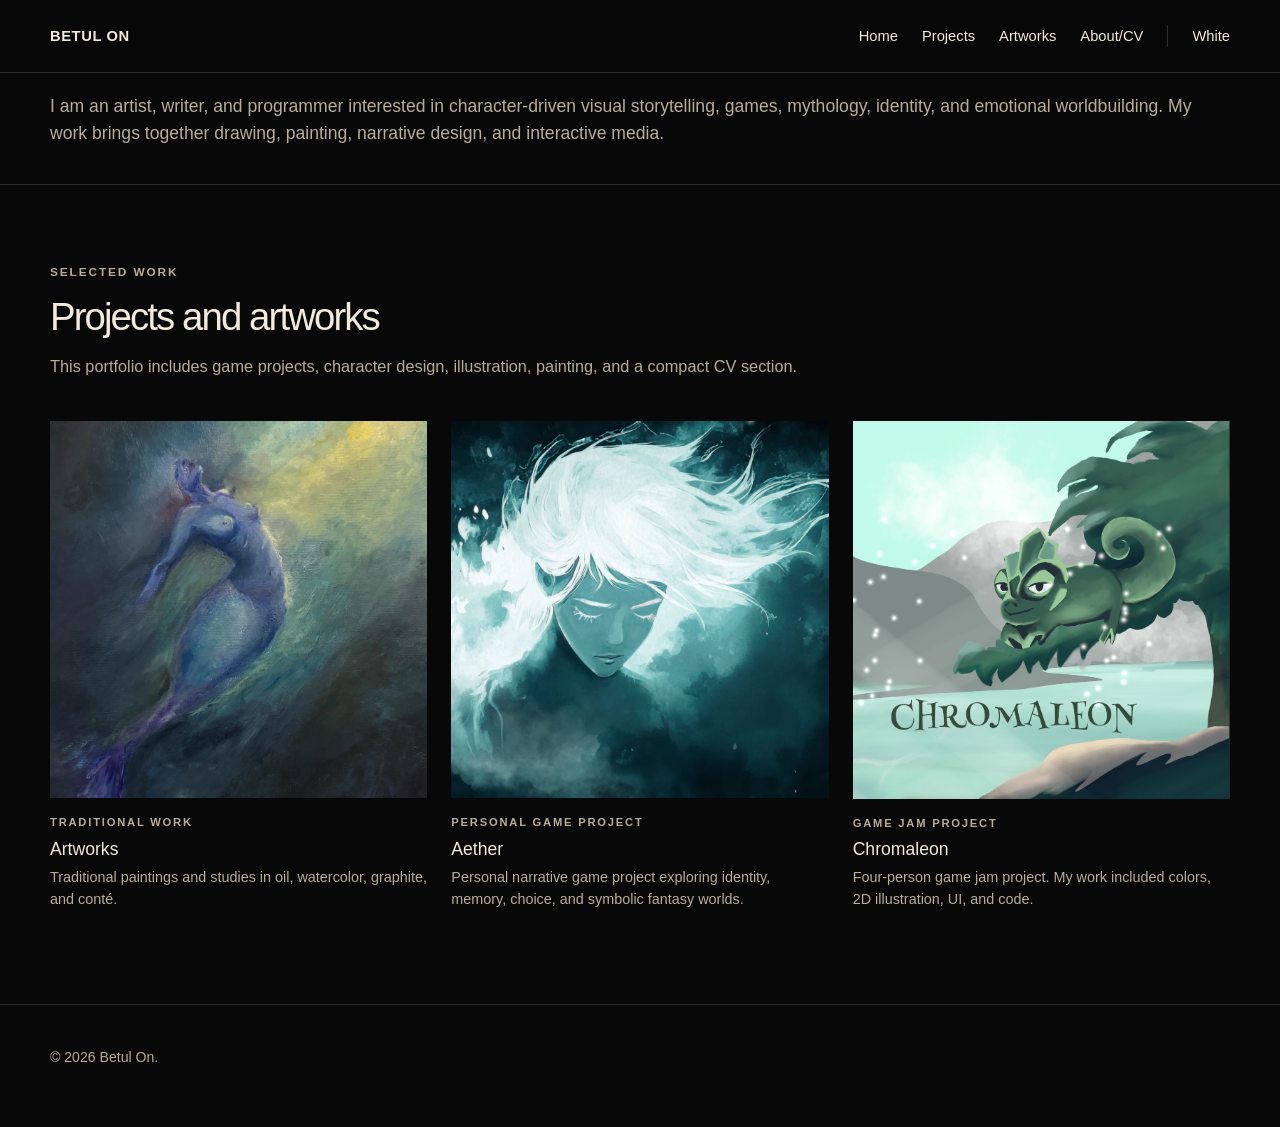
<file: index.html>
<!DOCTYPE html>
<html lang="en">
<head>
  <meta charset="UTF-8" />
  <meta name="viewport" content="width=device-width, initial-scale=1.0" />

  <title>Betul On</title>
  <meta name="description" content="Portfolio." />

  <link rel="stylesheet" href="assets/css/style.css" />
</head>

<body>
  <header class="site-header">
  <div class="container nav">
    <a href="index.html" class="logo">Betul On</a>

    <nav class="nav-links" aria-label="Main navigation">
      <a class="nav-link" href="index.html">Home</a>

      <div class="nav-item">
        <a class="nav-link" href="aether.html">Projects</a>
        <div class="dropdown-menu" aria-label="Project submenu">
          <a href="aether.html">Aether</a>
          <a href="chromaleon.html">Chromaleon</a>
        </div>
      </div>

      <a class="nav-link" href="artworks.html">Artworks</a>
      <a class="nav-link" href="about.html">About/CV</a>

      <button class="theme-toggle" type="button" data-theme-toggle>Black</button>
    </nav>
  </div>
</header>

  <main>
    <section class="hero">
      <div class="container hero-grid">
        <div>
          <!-- <div class="eyebrow">Graduate Application Portfolio</div> -->
          <!-- <h1>Betul On</h1> -->

          <p class="intro">
            I am an artist, writer, and programmer interested in character-driven visual storytelling, games, mythology, identity, and emotional worldbuilding. My work brings together drawing, painting, narrative design, and interactive media.
          </p>
        </div>
      </div>
    </section>

    <section class="page-section">
      <div class="container">
        <div class="section-heading">
          <div class="eyebrow">Selected Work</div>
          <h2>Projects and artworks</h2>
          <p>
            This portfolio includes game projects, character design, illustration, painting, and a compact CV section.
          </p>
        </div>

        <div class="gallery-grid">
          <a class="art-card" href="artworks.html">
            <div class="art-frame">
              <img class="preview-image" src="assets/images/paintings/web/preview.jpg" alt="Detail of the oil painting The Sacrificial Self" />
            </div>
            <div class="art-info">
              <div class="art-kicker">Traditional Work</div>
              <h3>Artworks <span class="art-arrow" aria-hidden="true">→</span></h3>
              <p>Traditional paintings and studies in oil, watercolor, graphite, and conté.</p>
            </div>
          </a>

          <a class="art-card" href="aether.html">
            <div class="art-frame">
              <img class="preview-image" src="assets/images/aether/preview.png" alt="Aether preview" />
            </div>
            <div class="art-info">
              <div class="art-kicker">Personal Game Project</div>
              <h3>Aether <span class="art-arrow" aria-hidden="true">→</span></h3>
              <p>Personal narrative game project exploring identity, memory, choice, and symbolic fantasy worlds.</p>
            </div>
          </a>

          <a class="art-card" href="chromaleon.html">
            <div class="art-frame">
              <img class="preview-image" src="assets/images/chromaleon/preview.png" alt="Chromaleon preview" />
            </div>
            <div class="art-info">
              <div class="art-kicker">Game Jam Project</div>
              <h3>Chromaleon <span class="art-arrow" aria-hidden="true">→</span></h3>
              <p>Four-person game jam project. My work included colors, 2D illustration, UI, and code.</p>
            </div>
          </a>
        </div>
      </div>
    </section>

  </main>

  <footer class="site-footer">
  <div class="container">
    <p>© 2026 Betul On.</p>
  </div>
</footer>
  <script src="assets/js/theme.js" defer></script>
</body>
</html>
</file>
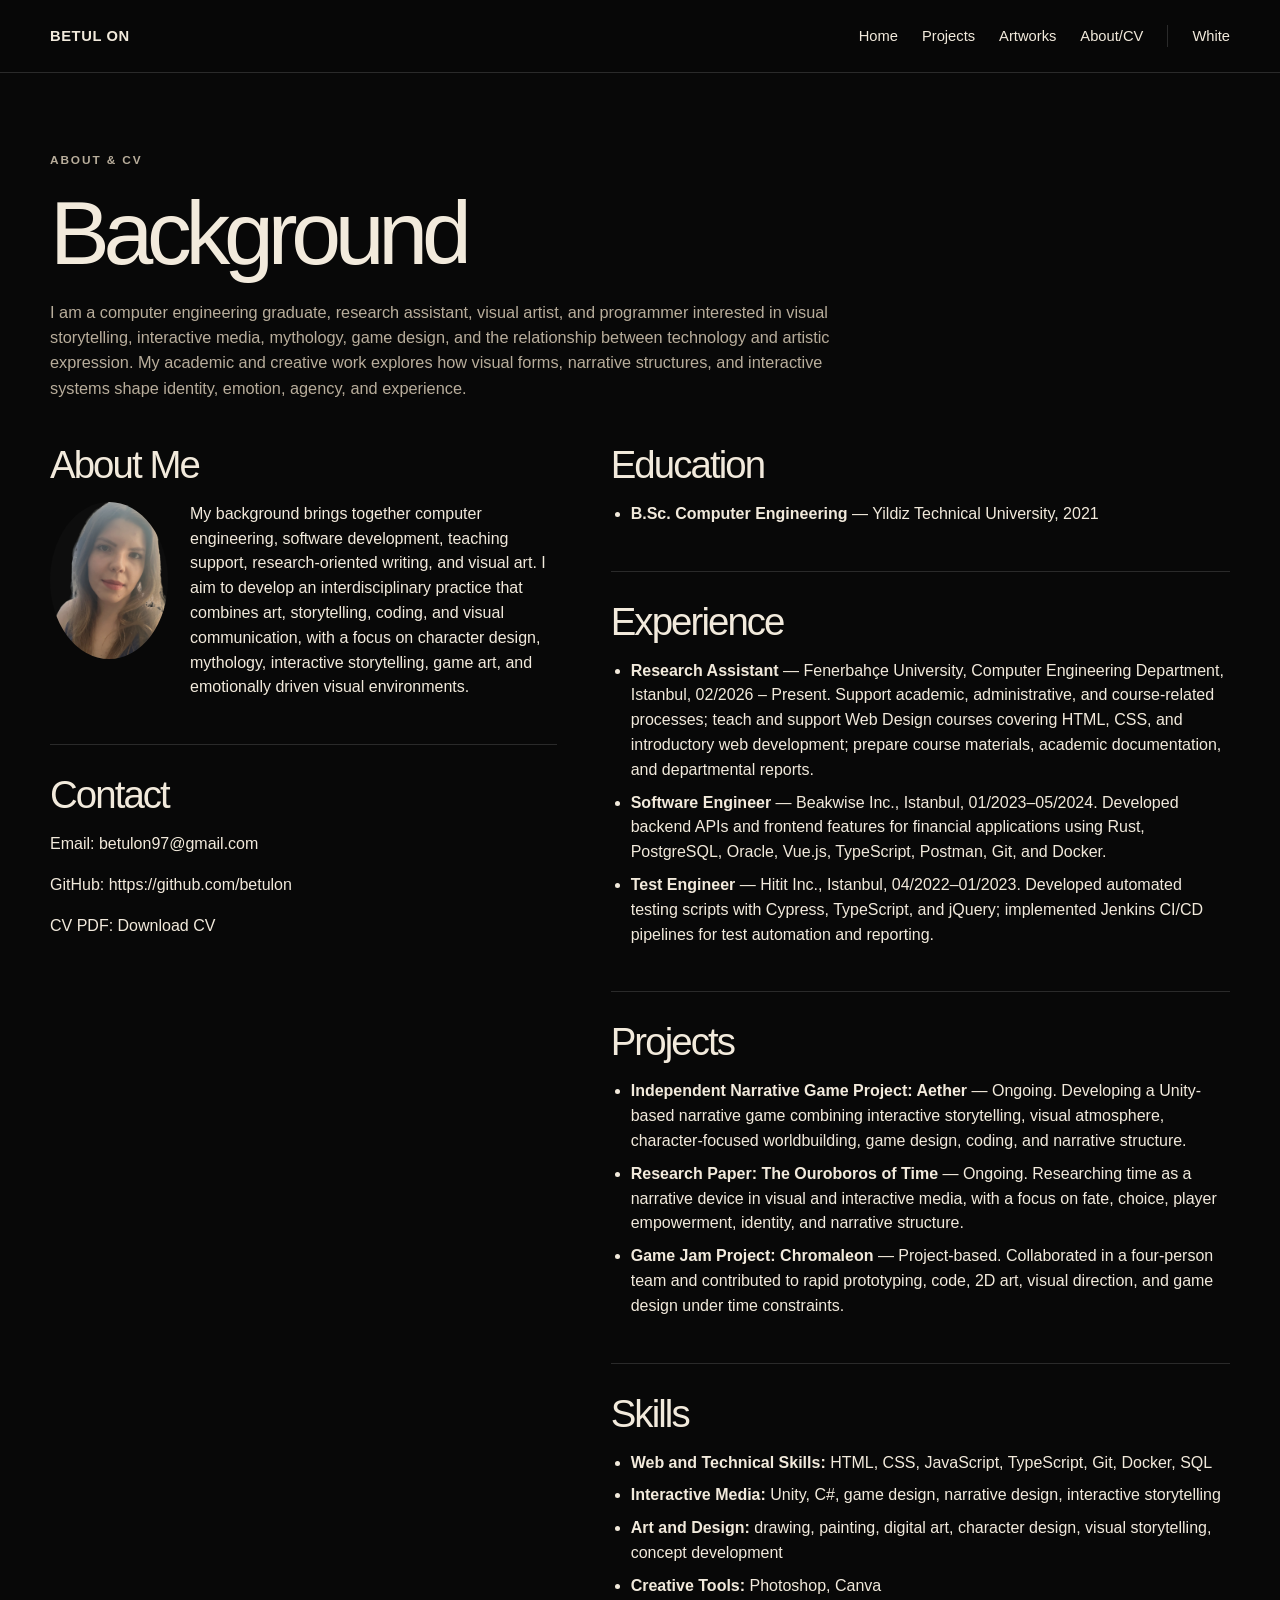
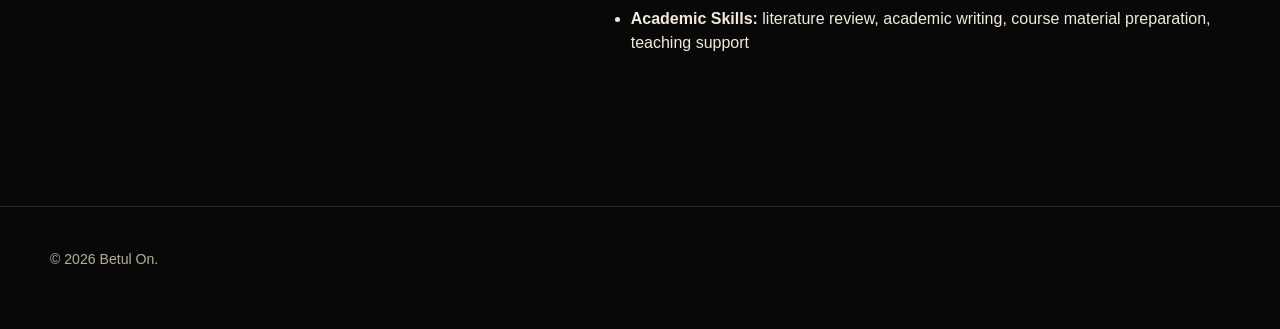
<file: about.html>
<!DOCTYPE html>
<html lang="en">
<head>
  <meta charset="UTF-8" />
  <meta name="viewport" content="width=device-width, initial-scale=1.0" />

  <title>About / CV | Betul On</title>
  <meta name="description" content="Graduate application portfolio." />

  <link rel="stylesheet" href="assets/css/style.css" />
</head>

<body>
  <header class="site-header">
  <div class="container nav">
    <a href="index.html" class="logo">Betul On</a>

    <nav class="nav-links" aria-label="Main navigation">
      <a class="nav-link" href="index.html">Home</a>

      <div class="nav-item">
        <a class="nav-link" href="aether.html">Projects</a>
        <div class="dropdown-menu" aria-label="Project submenu">
          <a href="aether.html">Aether</a>
          <a href="chromaleon.html">Chromaleon</a>
        </div>
      </div>

      <a class="nav-link" href="artworks.html">Artworks</a>
      <a class="nav-link" href="about.html">About/CV</a>

      <button class="theme-toggle" type="button" data-theme-toggle>Black</button>
    </nav>
  </div>
</header>

  <main>
    <section class="page-section">
      <div class="container">
        <div class="section-heading">
          <div class="eyebrow">About & CV</div>
          <h1>Background</h1>
          <p>
            I am a computer engineering graduate, research assistant, visual artist, and programmer interested in visual storytelling, interactive media, mythology, game design, and the relationship between technology and artistic expression. My academic and creative work explores how visual forms, narrative structures, and interactive systems shape identity, emotion, agency, and experience.
          </p>
        </div>

        <div class="cv-grid">
          <div>
            <div class="cv-card">
              <h2>About Me</h2>
              <div class="about-intro">
                <img class="about-profile" src="assets/images/profile.png" alt="Portrait of Betul On" />
                <p>
                  My background brings together computer engineering, software development, teaching support, research-oriented writing, and visual art. I aim to develop an interdisciplinary practice that combines art, storytelling, coding, and visual communication, with a focus on character design, mythology, interactive storytelling, game art, and emotionally driven visual environments.
                </p>
              </div>
            </div>

            <div class="cv-card">
              <h2>Contact</h2>
              <p>Email: <a href="mailto:betulon97@gmail.com">betulon97@gmail.com</a></p>
              <!-- <p>Instagram: <a href="#">@yourhandle</a></p> -->
              <p>GitHub: <a href="#">https://github.com/betulon</a></p>
              <p>CV PDF: <a href="assets/files/cv.pdf">Download CV</a></p>
            </div>
          </div>

          <div>
            <div class="cv-card">
              <h2>Education</h2>
              <ul>
                <li><strong>B.Sc. Computer Engineering</strong> — Yildiz Technical University, 2021</li>
              </ul>
            </div>

            <div class="cv-card">
              <h2>Experience</h2>
              <ul>
                <li><strong>Research Assistant</strong> — Fenerbahçe University, Computer Engineering Department, Istanbul, 02/2026 – Present. Support academic, administrative, and course-related processes; teach and support Web Design courses covering HTML, CSS, and introductory web development; prepare course materials, academic documentation, and departmental reports.</li>
                <li><strong>Software Engineer</strong> — Beakwise Inc., Istanbul, 01/2023–05/2024. Developed backend APIs and frontend features for financial applications using Rust, PostgreSQL, Oracle, Vue.js, TypeScript, Postman, Git, and Docker.</li>
                <li><strong>Test Engineer</strong> — Hitit Inc., Istanbul, 04/2022–01/2023. Developed automated testing scripts with Cypress, TypeScript, and jQuery; implemented Jenkins CI/CD pipelines for test automation and reporting.</li>
              </ul>
            </div>

            <div class="cv-card">
              <h2>Projects</h2>
              <ul>
                <li><strong>Independent Narrative Game Project: Aether</strong> — Ongoing. Developing a Unity-based narrative game combining interactive storytelling, visual atmosphere, character-focused worldbuilding, game design, coding, and narrative structure.</li>
                <li><strong>Research Paper: The Ouroboros of Time</strong> — Ongoing. Researching time as a narrative device in visual and interactive media, with a focus on fate, choice, player empowerment, identity, and narrative structure.</li>
                <li><strong>Game Jam Project: Chromaleon</strong> — Project-based. Collaborated in a four-person team and contributed to rapid prototyping, code, 2D art, visual direction, and game design under time constraints.</li>
              </ul>
            </div>

            <div class="cv-card">
              <h2>Skills</h2>
              <ul>
                <li><strong>Web and Technical Skills:</strong> HTML, CSS, JavaScript, TypeScript, Git, Docker, SQL</li>
                <li><strong>Interactive Media:</strong> Unity, C#, game design, narrative design, interactive storytelling</li>
                <li><strong>Art and Design:</strong> drawing, painting, digital art, character design, visual storytelling, concept development</li>
                <li><strong>Creative Tools:</strong> Photoshop, Canva</li>
                <li><strong>Academic Skills:</strong> literature review, academic writing, course material preparation, teaching support</li>
              </ul>
            </div>
          </div>
        </div>
      </div>
    </section>

  </main>

  <footer class="site-footer">
  <div class="container">
    <p>© 2026 Betul On.</p>
  </div>
</footer>
  <script src="assets/js/theme.js" defer></script>
</body>
</html>
</file>
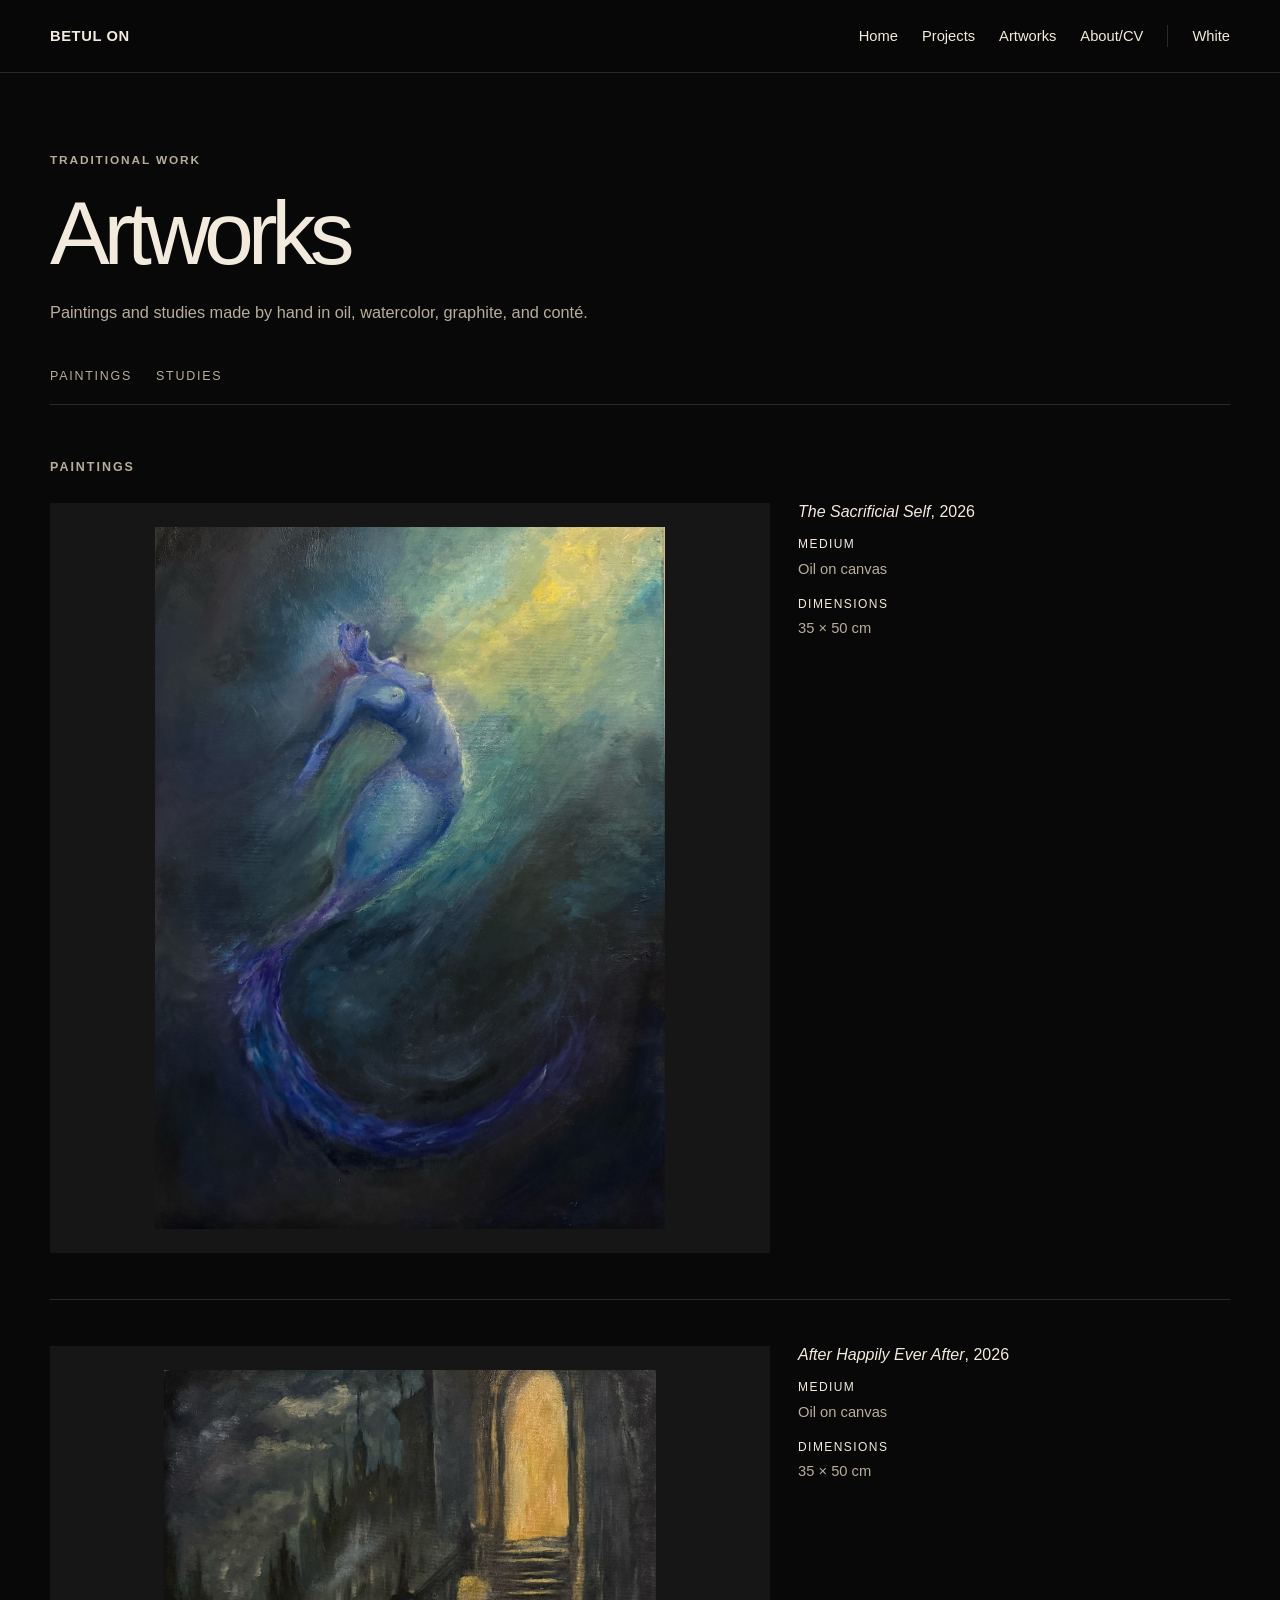
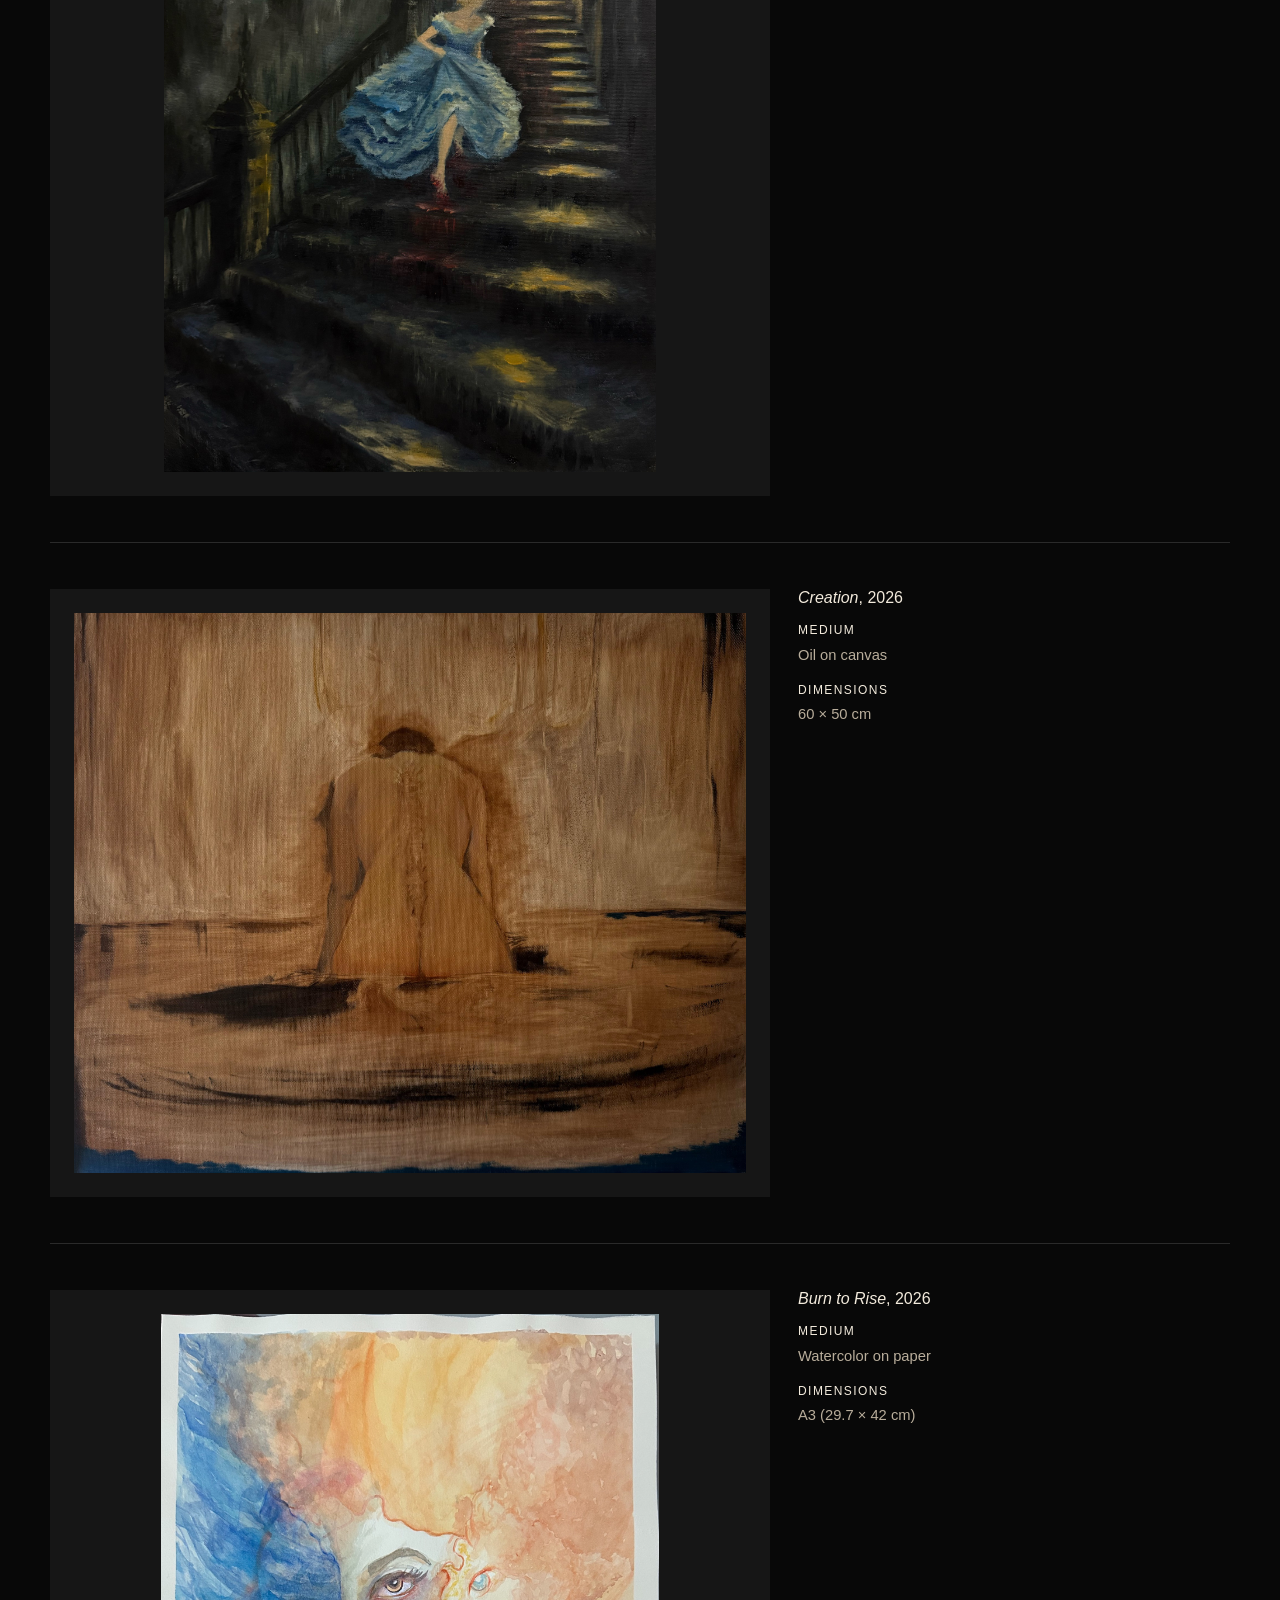
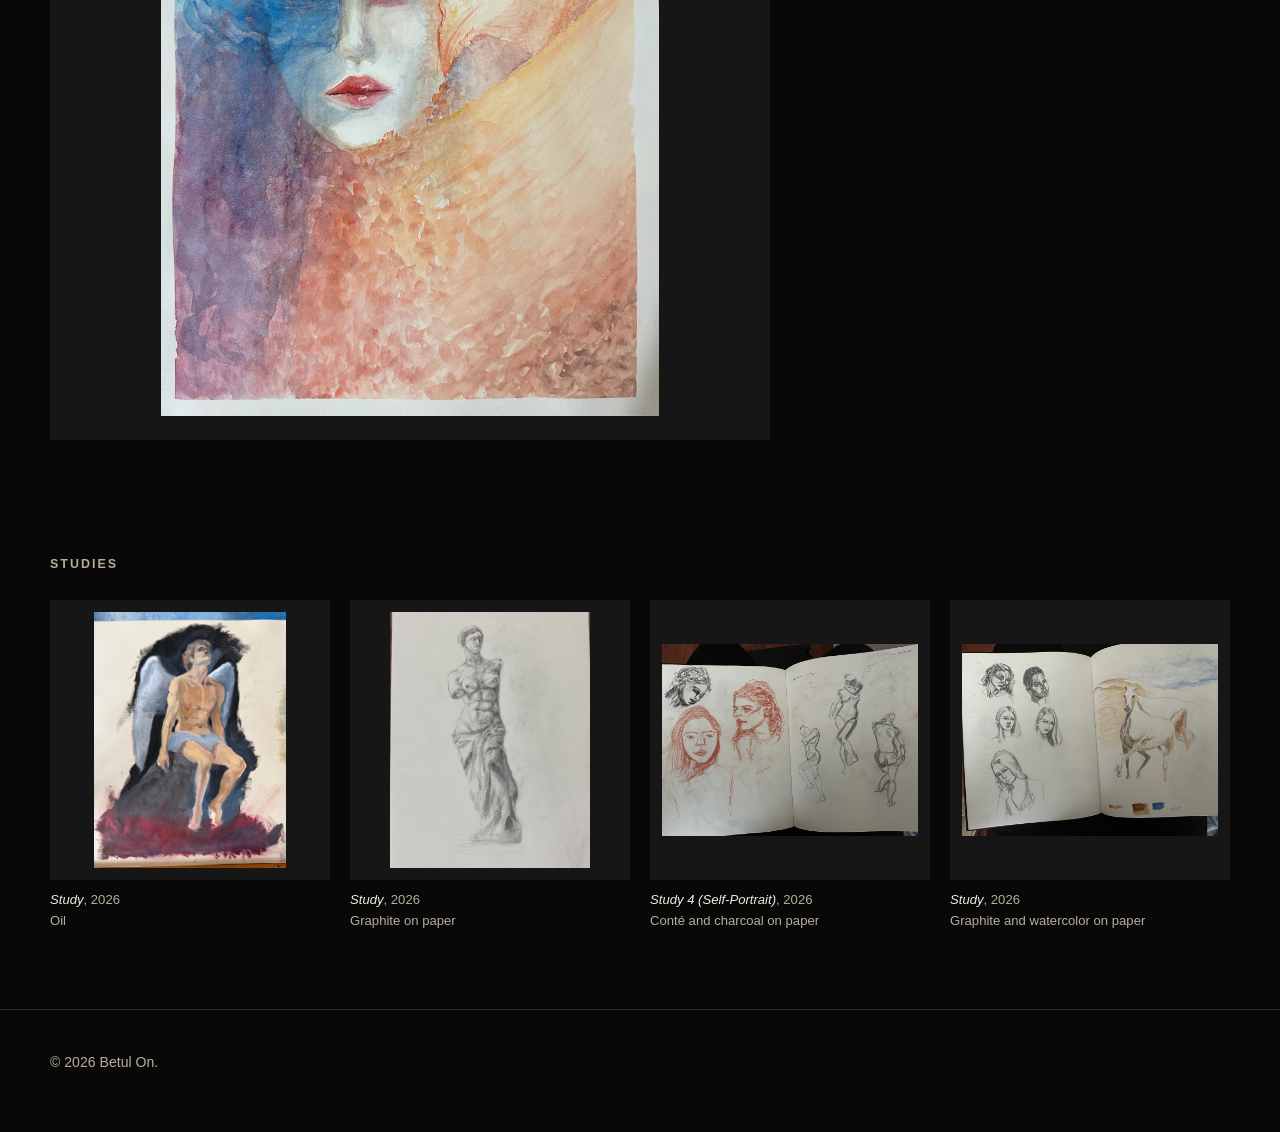
<file: artworks.html>
<!DOCTYPE html>
<html lang="en">
<head>
  <meta charset="UTF-8" />
  <meta name="viewport" content="width=device-width, initial-scale=1.0" />

  <title>Artworks | Betul On</title>
  <meta name="description" content="Graduate application portfolio." />

  <link rel="stylesheet" href="assets/css/style.css" />
</head>

<body>
  <header class="site-header">
  <div class="container nav">
    <a href="index.html" class="logo">Betul On</a>

    <nav class="nav-links" aria-label="Main navigation">
      <a class="nav-link" href="index.html">Home</a>

      <div class="nav-item">
        <a class="nav-link" href="aether.html">Projects</a>
        <div class="dropdown-menu" aria-label="Project submenu">
          <a href="aether.html">Aether</a>
          <a href="chromaleon.html">Chromaleon</a>
        </div>
      </div>

      <a class="nav-link" href="artworks.html">Artworks</a>
      <a class="nav-link" href="about.html">About/CV</a>

      <button class="theme-toggle" type="button" data-theme-toggle>Black</button>
    </nav>
  </div>
</header>
  
  <main>
    <section class="page-section">
      <div class="container">
        <div class="section-heading">
          <div class="eyebrow">Traditional Work</div>
          <h1>Artworks</h1>
          <p>
            Paintings and studies made by hand in oil, watercolor, graphite, and conté.
          </p>
        </div>

        <nav class="artwork-index" aria-label="Artwork categories">
          <a href="#paintings">Paintings</a>
          <a href="#studies">Studies</a>
        </nav>

        <!-- Paintings -->
        <section id="paintings" class="artwork-group">
          <h2 class="group-title">Paintings</h2>

          <div class="painting-list">
            <article class="painting-item">
              <a class="painting-image" href="assets/images/paintings/web/1-2026-the-sacrificial-self-oils-canvas-35x50.jpg" target="_blank" rel="noopener">
                <img src="assets/images/paintings/web/1-2026-the-sacrificial-self-oils-canvas-35x50.jpg" alt="Oil painting of a mermaid arching upward through blue-green water toward yellow light" loading="lazy" />
              </a>
              <div class="painting-meta">
                <h3><em>The Sacrificial Self</em>, 2026</h3>
                <dl>
                  <dt>Medium</dt>
                  <dd>Oil on canvas</dd>
                  <dt>Dimensions</dt>
                  <dd>35 × 50 cm</dd>
                </dl>
              </div>
            </article>
            <article class="painting-item">
              <a class="painting-image" href="assets/images/paintings/web/2-2026-after-happily-ever-after-oils-canvas-35x50.jpg" target="_blank" rel="noopener">
                <img src="assets/images/paintings/web/2-2026-after-happily-ever-after-oils-canvas-35x50.jpg" alt="Oil painting of a woman in a pale blue gown running up castle stairs toward a lit doorway" loading="lazy" />
              </a>
              <div class="painting-meta">
                <h3><em>After Happily Ever After</em>, 2026</h3>
                <dl>
                  <dt>Medium</dt>
                  <dd>Oil on canvas</dd>
                  <dt>Dimensions</dt>
                  <dd>35 × 50 cm</dd>
                </dl>
              </div>
            </article>
            <article class="painting-item">
              <a class="painting-image" href="assets/images/paintings/web/3-2026-creation-oil-canvas-60x50.jpg" target="_blank" rel="noopener">
                <img src="assets/images/paintings/web/3-2026-creation-oil-canvas-60x50.jpg" alt="Oil painting in warm umber tones of a nude figure seen from behind, kneeling in shallow water" loading="lazy" />
              </a>
              <div class="painting-meta">
                <h3><em>Creation</em>, 2026</h3>
                <dl>
                  <dt>Medium</dt>
                  <dd>Oil on canvas</dd>
                  <dt>Dimensions</dt>
                  <dd>60 × 50 cm</dd>
                </dl>
              </div>
            </article>
            <article class="painting-item">
              <a class="painting-image" href="assets/images/paintings/web/4-2026_burn-to-rise_watercolor.jpg" target="_blank" rel="noopener">
                <img src="assets/images/paintings/web/4-2026_burn-to-rise_watercolor.jpg" alt="Watercolor portrait of a woman's face emerging from blue and orange washes" loading="lazy" />
              </a>
              <div class="painting-meta">
                <h3><em>Burn to Rise</em>, 2026</h3>
                <dl>
                  <dt>Medium</dt>
                  <dd>Watercolor on paper</dd>
                  <dt>Dimensions</dt>
                  <dd>A3 (29.7 × 42 cm)</dd>
                </dl>
              </div>
            </article>
          </div>
        </section>

        <!-- Studies -->
        <section id="studies" class="artwork-group">
          <h2 class="group-title">Studies</h2>

          <div class="study-grid">
            <figure class="study-item">
              <a href="assets/images/paintings/web/5-2026-study.jpg" target="_blank" rel="noopener">
                <img src="assets/images/paintings/web/5-2026-study.jpg" alt="Oil study of a winged male figure seated on a dark rock" loading="lazy" />
              </a>
              <figcaption>
                <em>Study</em>, 2026<br />
                Oil
              </figcaption>
            </figure>
            <figure class="study-item">
              <a href="assets/images/paintings/web/6-2026-study.jpg" target="_blank" rel="noopener">
                <img src="assets/images/paintings/web/6-2026-study.jpg" alt="Graphite drawing of the Venus de Milo sculpture" loading="lazy" />
              </a>
              <figcaption>
                <em>Study</em>, 2026<br />
                Graphite on paper
              </figcaption>
            </figure>
            <figure class="study-item">
              <a href="assets/images/paintings/web/7-2026-study-4-self-portrait.jpg" target="_blank" rel="noopener">
                <img src="assets/images/paintings/web/7-2026-study-4-self-portrait.jpg" alt="Sketchbook spread with conté portraits and quick figure drawings" loading="lazy" />
              </a>
              <figcaption>
                <em>Study 4 (Self-Portrait)</em>, 2026<br />
                Conté and charcoal on paper
              </figcaption>
            </figure>
            <figure class="study-item">
              <a href="assets/images/paintings/web/8-2026-study.jpg" target="_blank" rel="noopener">
                <img src="assets/images/paintings/web/8-2026-study.jpg" alt="Sketchbook spread with graphite portraits and a watercolor horse" loading="lazy" />
              </a>
              <figcaption>
                <em>Study</em>, 2026<br />
                Graphite and watercolor on paper
              </figcaption>
            </figure>
          </div>
        </section>
      </div>
    </section>
  </main>

  <footer class="site-footer">
  <div class="container">
    <p>© 2026 Betul On.</p>
  </div>
</footer>
  <script src="assets/js/theme.js" defer></script>
</body>
</html>
</file>
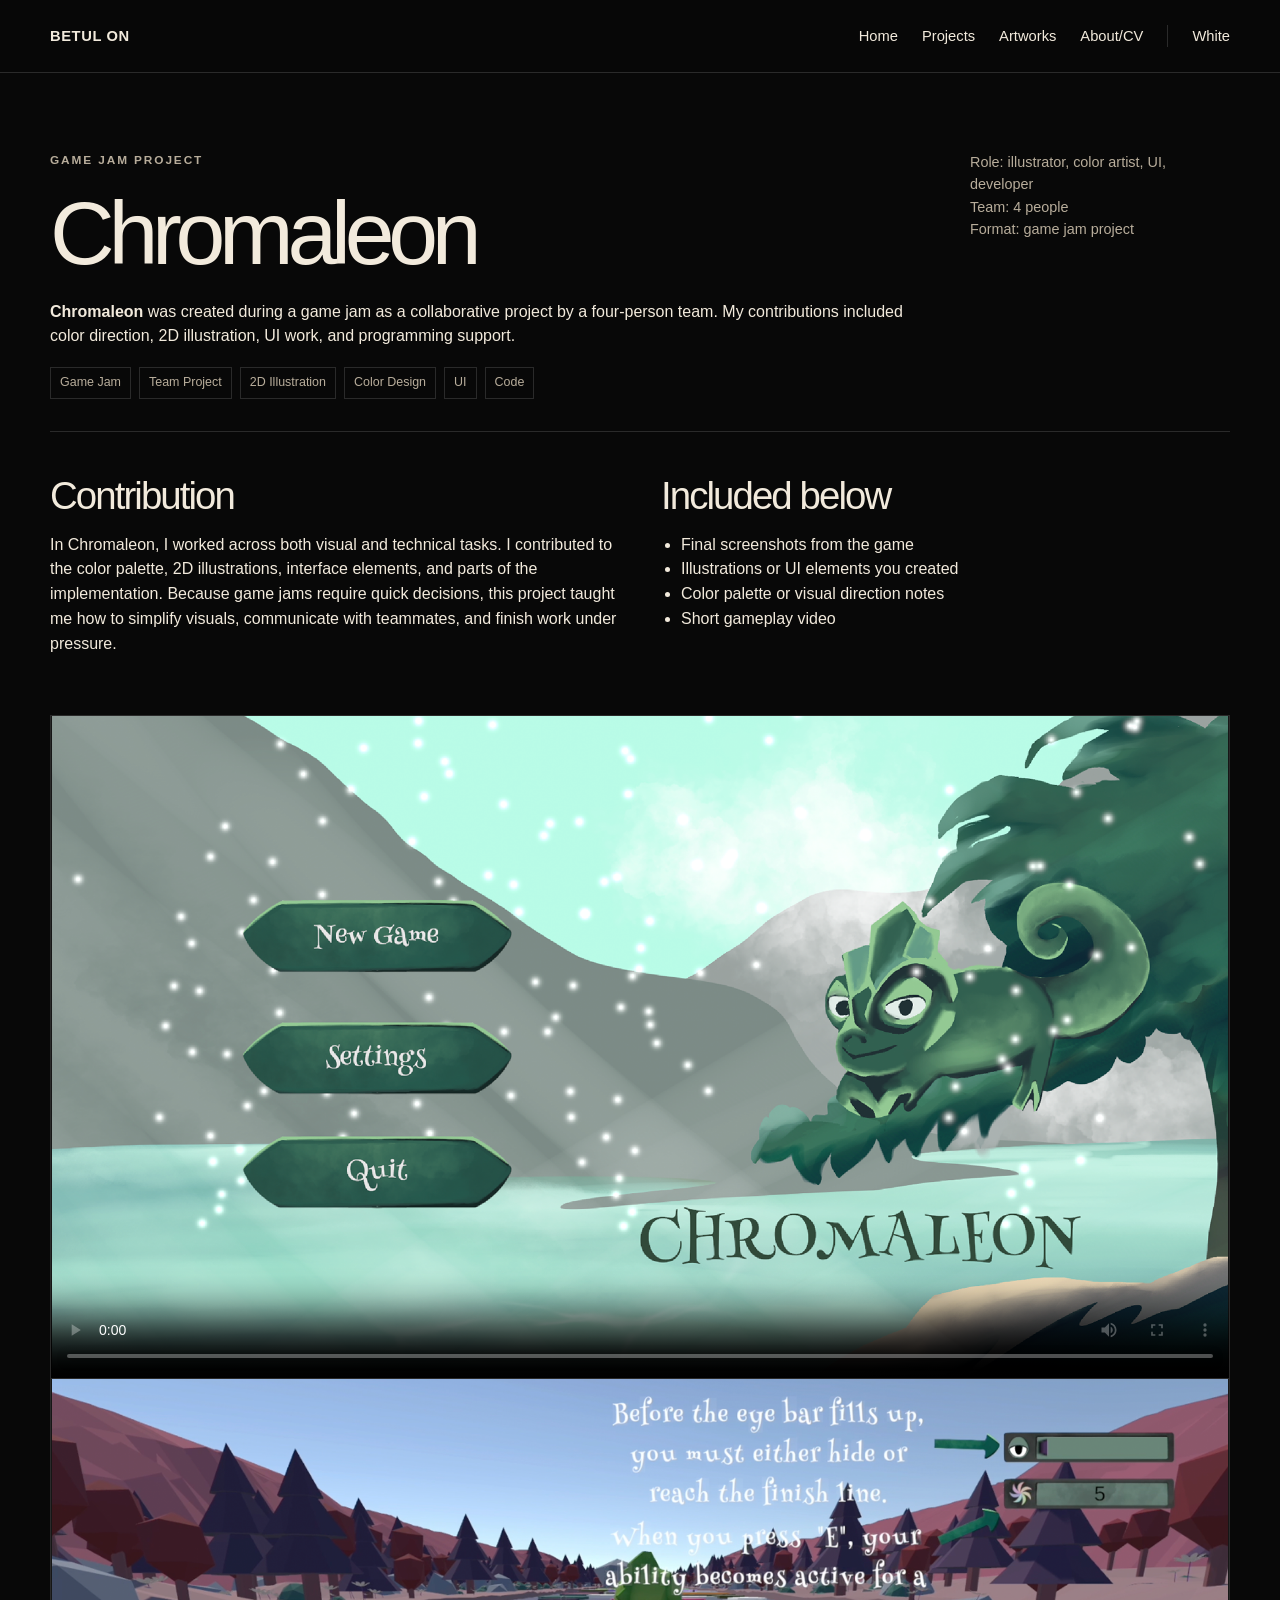
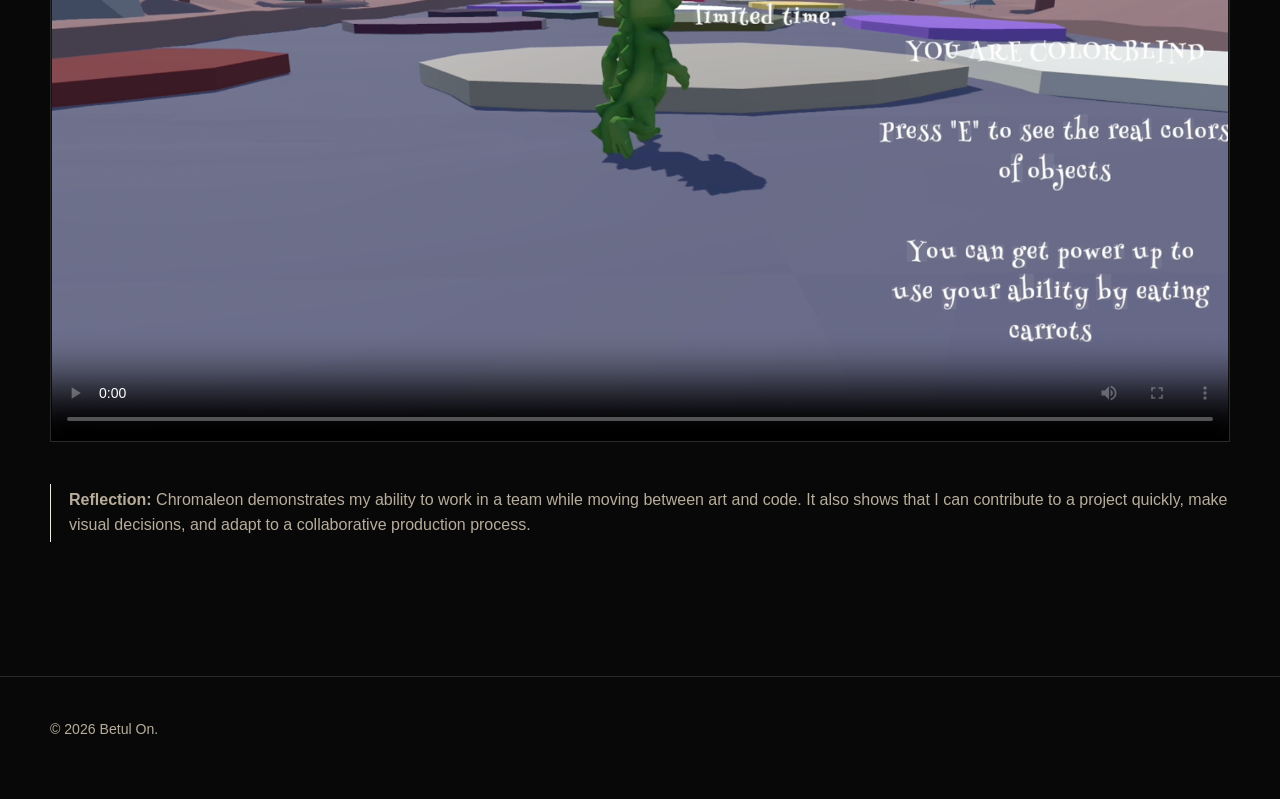
<file: chromaleon.html>
<!DOCTYPE html>
<html lang="en">
<head>
  <meta charset="UTF-8" />
  <meta name="viewport" content="width=device-width, initial-scale=1.0" />

  <title>Chromaleon | Betul On</title>
  <meta name="description" content="Graduate application portfolio." />

  <link rel="stylesheet" href="assets/css/style.css" />
</head>

<body>
  <header class="site-header">
  <div class="container nav">
    <a href="index.html" class="logo">Betul On</a>

    <nav class="nav-links" aria-label="Main navigation">
      <a class="nav-link" href="index.html">Home</a>

      <div class="nav-item">
        <a class="nav-link" href="aether.html">Projects</a>
        <div class="dropdown-menu" aria-label="Project submenu">
          <a href="aether.html">Aether</a>
          <a href="chromaleon.html">Chromaleon</a>
        </div>
      </div>

      <a class="nav-link" href="artworks.html">Artworks</a>
      <a class="nav-link" href="about.html">About/CV</a>

      <button class="theme-toggle" type="button" data-theme-toggle>Black</button>
    </nav>
  </div>
</header>

  <main>
    <section class="page-section">
      <div class="container">
        <article class="project">
          <div class="project-header">
            <div>
              <div class="eyebrow">Game Jam Project</div>
              <h1>Chromaleon</h1>

              <p>
                <strong>Chromaleon</strong> was created during a game jam as a collaborative project by a four-person team. My contributions included color direction, 2D illustration, UI work, and programming support.
              </p>

              <div class="tag-list">
                <span class="tag">Game Jam</span>
                <span class="tag">Team Project</span>
                <span class="tag">2D Illustration</span>
                <span class="tag">Color Design</span>
                <span class="tag">UI</span>
                <span class="tag">Code</span>
              </div>
            </div>

            <div class="project-meta">
              Role: illustrator, color artist, UI, developer<br />
              Team: 4 people<br />
              Format: game jam project
            </div>
          </div>

          <div class="two-column">
            <div>
              <h2>Contribution</h2>
              <p>
                In Chromaleon, I worked across both visual and technical tasks. I contributed to the color palette, 2D illustrations, interface elements, and parts of the implementation. Because game jams require quick decisions, this project taught me how to simplify visuals, communicate with teammates, and finish work under pressure.
              </p>
            </div>

            <div>
              <h2>Included below</h2>
              <ul>
                <li>Final screenshots from the game</li>
                <li>Illustrations or UI elements you created</li>
                <li>Color palette or visual direction notes</li>
                <li>Short gameplay video</li>
                <!-- <li>A clear note about your exact responsibilities</li> -->
              </ul>
            </div>
          </div>

          <div class="game-media-grid">

            <div>
              <video class="media-placeholder" controls poster="assets/images/chromaleon/main-menu.png">
                <source src="assets/videos/chromaleon-menu.mp4" type="video/mp4" />
                Your browser does not support the video tag.
              </video>
            </div>

            <div>
              <video class="media-placeholder" controls poster="assets/images/chromaleon/instructions.png">
                <source src="assets/videos/chromaleon-ingame.mp4" type="video/mp4" />
                Your browser does not support the video tag.
              </video>
            </div>
          </div>

          <div class="note-box">
            <strong>Reflection:</strong>
            Chromaleon demonstrates my ability to work in a team while moving between art and code. It also shows that I can contribute to a project quickly, make visual decisions, and adapt to a collaborative production process.
          </div>
        </article>
      </div>
    </section>

  </main>

  <footer class="site-footer">
  <div class="container">
    <p>© 2026 Betul On.</p>
  </div>
</footer>
  <script src="assets/js/theme.js" defer></script>
</body>
</html>
</file>
<file: assets/css/style.css>
/* ===============================
   Minimal Graduate Portfolio CSS
   =============================== */

:root {
  --bg: #ffffff;
  --paper: #ffffff;
  --text: #111111;
  --muted: #6f6f6f;
  --line: #e6e6e6;
  --accent: #111111;
  --accent-soft: #f5f5f5;
}

:root.dark-theme {
  --bg: #080808;
  --paper: #080808;
  --text: #f2eadc;
  --muted: #b8ad9b;
  --line: #2a2a2a;
  --accent: #d8b56d;
  --accent-soft: #161616;
}

* {
  box-sizing: border-box;
}

html {
  scroll-behavior: smooth;
}

body {
  margin: 0;
  background: var(--bg);
  color: var(--text);
  font-family: Arial, Helvetica, sans-serif;
  line-height: 1.55;
}

img,
video {
  max-width: 100%;
  display: block;
}

a {
  color: var(--text);
  text-decoration: none;
}

a:hover {
  color: var(--accent);
}

.container {
  width: min(1180px, calc(100% - 40px));
  margin: 0 auto;
}

/* Header */

.site-header {
  position: sticky;
  top: 0;
  z-index: 20;
  background: color-mix(in srgb, var(--bg) 92%, transparent);
  backdrop-filter: blur(10px);
  border-bottom: 1px solid var(--line);
}

.nav {
  display: flex;
  align-items: center;
  justify-content: space-between;
  min-height: 72px;
  gap: 28px;
}

.logo {
  font-size: 0.92rem;
  font-weight: 600;
  letter-spacing: 0.04em;
  text-transform: uppercase;
}

.nav-links {
  display: flex;
  align-items: center;
  gap: 24px;
  flex-wrap: wrap;
  font-size: 0.92rem;
}

.hidden-notice {
  background: var(--accent-soft);
  border: 1px solid var(--line);
  color: var(--muted);
  padding: 18px;
  text-align: center;
  margin: 24px 0;
}

.nav-item {
  position: relative;
}

.nav-link,
.theme-toggle {
  font: inherit;
  color: var(--text);
  background: none;
  border: 0;
  padding: 0;
  cursor: pointer;
}

.theme-toggle {
  border-left: 1px solid var(--line);
  padding-left: 24px;
}

.dropdown-menu {
  position: absolute;
  top: 100%;
  left: -14px;
  min-width: 145px;
  padding: 12px 14px;
  display: none;
  background: var(--bg);
  border: 1px solid var(--line);
}

.nav-item:hover .dropdown-menu,
.nav-item:focus-within .dropdown-menu {
  display: grid;
  gap: 10px;
}

/* Typography */

.eyebrow {
  text-transform: uppercase;
  letter-spacing: 0.16em;
  color: var(--muted);
  font-size: 0.74rem;
  font-weight: 600;
  margin-bottom: 14px;
}

h1,
h2,
h3,
h4 {
  margin: 0 0 16px;
  line-height: 1.12;
  font-weight: 500;
  color: var(--text);
}

h1 {
  font-size: clamp(2.5rem, 7vw, 6rem);
  letter-spacing: -0.07em;
}

h2 {
  font-size: clamp(1.7rem, 3vw, 2.6rem);
  letter-spacing: -0.05em;
}

h3 {
  font-size: 1.25rem;
}

h4 {
  font-size: 1rem;
}

p {
  margin: 0 0 16px;
}

ul {
  margin-top: 0;
  padding-left: 20px;
}

/* Layout */

.hero {
  padding: 20px 0 20px;
  border-bottom: 1px solid var(--line);
}

/* .hero-grid {
  display: grid;
  grid-template-columns: 1.15fr 0.85fr;
  gap: 56px;
  align-items: center;
} */

.intro {
  font-size: 1.1rem;
  color: var(--muted);
  /* max-width: 720px; */
}

.page-section {
  padding: 78px 0;
  border-bottom: 1px solid var(--line);
}

.section-heading {
  max-width: 780px;
  margin-bottom: 42px;
}

.section-heading p {
  color: var(--muted);
  font-size: 1.02rem;
}

.two-column {
  display: grid;
  grid-template-columns: 1fr 1fr;
  gap: 42px;
  align-items: start;
}

/* Buttons are kept for possible future use, but hidden from homepage by removing the HTML. */

.button-row {
  display: flex;
  flex-wrap: wrap;
  gap: 12px;
  margin-top: 28px;
}

.button {
  display: inline-flex;
  align-items: center;
  justify-content: center;
  border: 1px solid var(--text);
  background: var(--text);
  color: var(--bg);
  padding: 11px 18px;
  border-radius: 0;
  font-size: 0.95rem;
}

.button.secondary {
  background: transparent;
  color: var(--text);
}

/* Minimal project layout */

.project,
.cv-card,
.art-card {
  background: transparent;
  border: 0;
}

.project {
  padding: 0;
  margin-bottom: 56px;
}

.project-header {
  display: grid;
  grid-template-columns: 1fr minmax(180px, 260px);
  gap: 48px;
  align-items: start;
  margin-bottom: 42px;
  padding-bottom: 32px;
  border-bottom: 1px solid var(--line);
}

.project-meta,
.caption,
.art-info p {
  color: var(--muted);
  font-size: 0.9rem;
}

.project-meta {
  text-align: left;
}

.tag-list {
  display: flex;
  flex-wrap: wrap;
  gap: 8px;
  margin: 18px 0 0;
}

.tag {
  border: 1px solid var(--line);
  color: var(--muted);
  padding: 5px 9px;
  font-size: 0.78rem;
}

/* Rectangular media */

.portrait-placeholder,
.media-placeholder {
  border: 1px solid var(--line);
  background: var(--accent-soft);
  color: var(--muted);
  min-height: 0;
  aspect-ratio: 4 / 3;
  display: flex;
  align-items: center;
  justify-content: center;
  text-align: center;
  /* padding: 28px; */
  font-size: 0.9rem;
}

.portrait-placeholder {
  aspect-ratio: 3 / 4;
}

.about-intro {
  display: grid;
  grid-template-columns: 118px 1fr;
  gap: 22px;
  align-items: start;
}

.about-profile {
  /* width: 118px; */
  /* aspect-ratio: 1 / 1; */
  /* object-fit: cover; */
  border-radius: 50%;
  /* border: 1px solid var(--line); */
  /* padding: 5px; */
  background: var(--bg);
  filter: saturate(0.9) contrast(0.96);
}

.game-media-grid {
  display: grid;
  grid-template-columns: 1fr;
  /* gap: 42px; */
  margin: 42px 0;
}

.game-media-grid .media-placeholder,
.game-media-grid .wide-media {
  width: 100%;
  aspect-ratio: 16 / 9;
  min-height: 0;
}

.caption {
  margin-top: 10px;
}

.note-box {
  border-left: 1px solid var(--text);
  padding: 4px 0 4px 18px;
  margin-top: 28px;
  color: var(--muted);
}

/* Homepage selected work */

.gallery-grid {
  display: grid;
  grid-template-columns: repeat(3, minmax(0, 1fr));
  gap: 40px 24px;
}

.art-card {
  display: block;
  color: var(--text);
  transition: transform 0.15s ease;
}

.art-card:hover {
  color: var(--text);
}

.art-card:active {
  transform: scale(0.98);
}

.art-card:focus-visible {
  outline: 1px solid var(--accent);
  outline-offset: 6px;
}

.art-frame {
  overflow: hidden;
  aspect-ratio: 1 / 1;
  background: var(--accent-soft);
}

.art-frame img {
  width: 100%;
  height: 100%;
  object-fit: cover;
  filter: saturate(0.85);
  transition: transform 0.6s ease, filter 0.6s ease;
}

.art-card:hover .art-frame img,
.art-card:focus-visible .art-frame img {
  transform: scale(1.05);
  filter: saturate(1);
}

.art-info {
  padding: 16px 0 0;
}

.art-kicker {
  text-transform: uppercase;
  letter-spacing: 0.16em;
  color: var(--muted);
  font-size: 0.7rem;
  font-weight: 600;
  margin-bottom: 8px;
}

.art-info h3 {
  font-size: 1.1rem;
  margin-bottom: 6px;
  transition: color 0.3s ease;
}

.art-card:hover h3 {
  color: var(--accent);
}

.art-arrow {
  display: inline-block;
  opacity: 0;
  transform: translateX(-6px);
  transition: opacity 0.3s ease, transform 0.3s ease;
}

.art-card:hover .art-arrow,
.art-card:focus-visible .art-arrow {
  opacity: 1;
  transform: translateX(0);
}

@media (prefers-reduced-motion: reduce) {
  .art-card,
  .art-frame img,
  .art-arrow {
    transition: none;
  }
}

/* Paintings page: rectangular, sharp, with optional minimalist labels */

.painting-list {
  display: grid;
  gap: 46px;
}

.painting-item {
  display: grid;
  grid-template-columns: minmax(0, 1.25fr) minmax(220px, 0.75fr);
  gap: 28px;
  align-items: start;
  padding-bottom: 46px;
  border-bottom: 1px solid var(--line);
}

.painting-item:last-child {
  border-bottom: 0;
}

.painting-image {
  display: flex;
  justify-content: center;
  background: var(--accent-soft);
  padding: 24px;
}

.painting-image {
  min-width: 0;
}

.painting-image img {
  max-height: 78vh;
  width: auto;
  object-fit: contain;
}
.preview-image {
  background: var(--accent-soft);
  display: flex;
  align-items: center;
  justify-content: center;
  color: var(--muted);
  text-align: center;
}

.painting-meta {
  color: var(--muted);
  font-size: 0.92rem;
}

.painting-meta h3 {
  color: var(--text);
  font-size: 1rem;
  margin-bottom: 10px;
}

.painting-meta dl {
  margin: 0;
}

.painting-meta dt {
  color: var(--text);
  font-size: 0.75rem;
  letter-spacing: 0.12em;
  text-transform: uppercase;
  margin-top: 14px;
}

.painting-meta dd {
  margin: 4px 0 0;
}

.painting-meta h3 em {
  font-style: italic;
}

/* Artworks page: category index, groups, studies */

.artwork-index {
  display: flex;
  flex-wrap: wrap;
  gap: 24px;
  padding-bottom: 18px;
  margin-bottom: 56px;
  border-bottom: 1px solid var(--line);
  font-size: 0.78rem;
  letter-spacing: 0.14em;
  text-transform: uppercase;
}

.artwork-index a {
  color: var(--muted);
}

.artwork-index a:hover {
  color: var(--accent);
}

.artwork-group {
  margin-bottom: 72px;
  scroll-margin-top: 96px;
}

.artwork-group:last-child {
  margin-bottom: 0;
}

.group-title {
  font-size: 0.78rem;
  font-weight: 600;
  letter-spacing: 0.16em;
  text-transform: uppercase;
  color: var(--muted);
  margin-bottom: 28px;
}

.study-grid {
  display: grid;
  grid-template-columns: repeat(4, minmax(0, 1fr));
  gap: 32px 20px;
}

.study-item {
  margin: 0;
}

.study-item a {
  display: flex;
  align-items: center;
  justify-content: center;
  aspect-ratio: 1 / 1;
  padding: 12px;
  background: var(--accent-soft);
}

.study-item img {
  max-height: 100%;
  object-fit: contain;
}

.study-item figcaption {
  margin-top: 10px;
  color: var(--muted);
  font-size: 0.82rem;
}

.study-item figcaption em {
  color: var(--text);
}

/* CV */

.cv-grid {
  display: grid;
  grid-template-columns: 0.9fr 1.1fr;
  gap: 54px;
}

.cv-card {
  padding: 0 0 28px;
  margin-bottom: 28px;
  border-bottom: 1px solid var(--line);
}

.cv-card:last-child {
  border-bottom: 0;
}

.cv-card li {
  margin-bottom: 8px;
}

/* Footer */

.site-footer {
  padding: 42px 0;
  color: var(--muted);
  font-size: 0.88rem;
}

/* Responsive */

@media (max-width: 850px) {
  .hero-grid,
  .two-column,
  .cv-grid,
  .project-header,
  .painting-item {
    grid-template-columns: 1fr;
  }

  .gallery-grid {
    grid-template-columns: 1fr;
  }

  .study-grid {
    grid-template-columns: repeat(2, minmax(0, 1fr));
  }

  .painting-item {
    grid-template-columns: minmax(0, 1fr);
  }

  .painting-image {
    padding: 12px;
  }

  .painting-image img {
    height: auto;
  }

  .nav {
    align-items: flex-start;
    flex-direction: column;
    padding: 16px 0;
  }

  .nav-links {
    gap: 16px;
  }

  .dropdown-menu {
    position: static;
    border: 0;
    padding: 8px 0 0 12px;
    display: grid;
    gap: 8px;
  }

  .theme-toggle {
    border-left: 0;
    padding-left: 0;
  }

  .about-intro {
    grid-template-columns: 1fr;
    gap: 16px;
  }

  .about-profile {
    width: 104px;
  }
}
</file>
